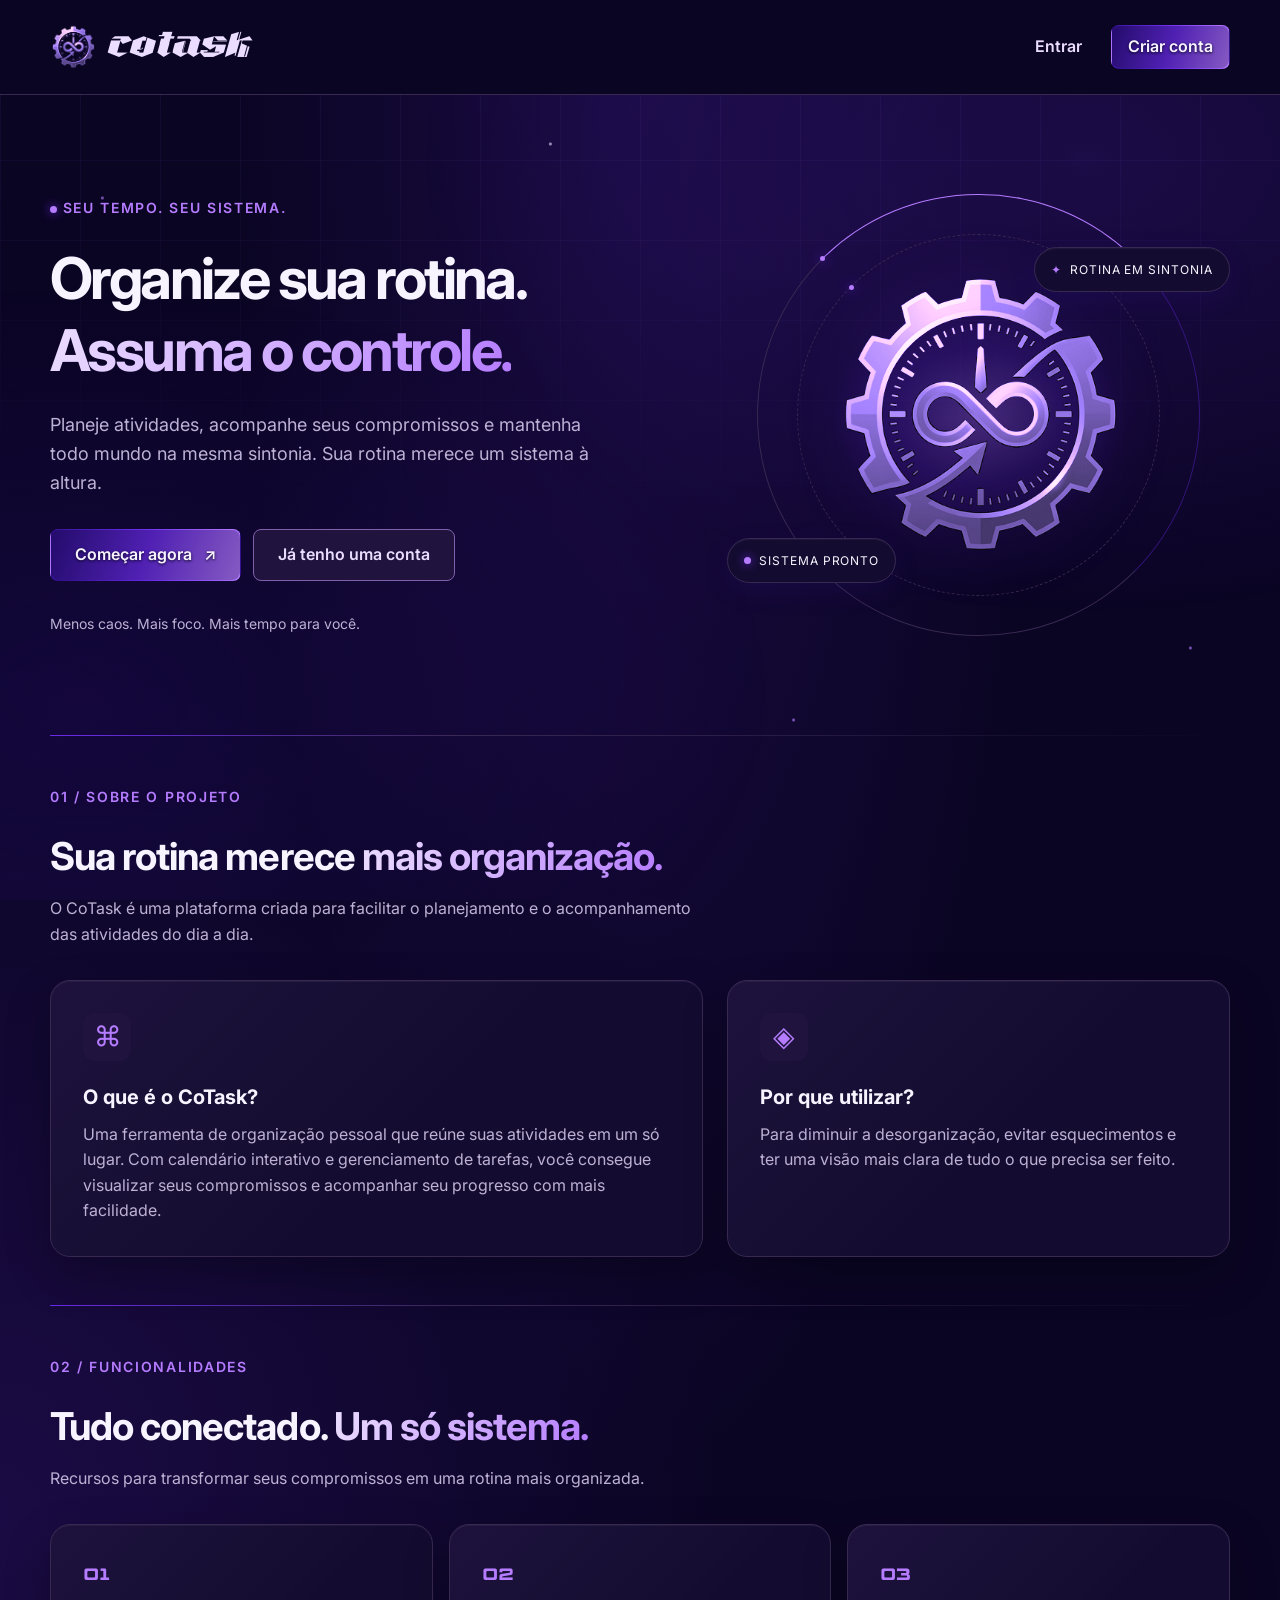
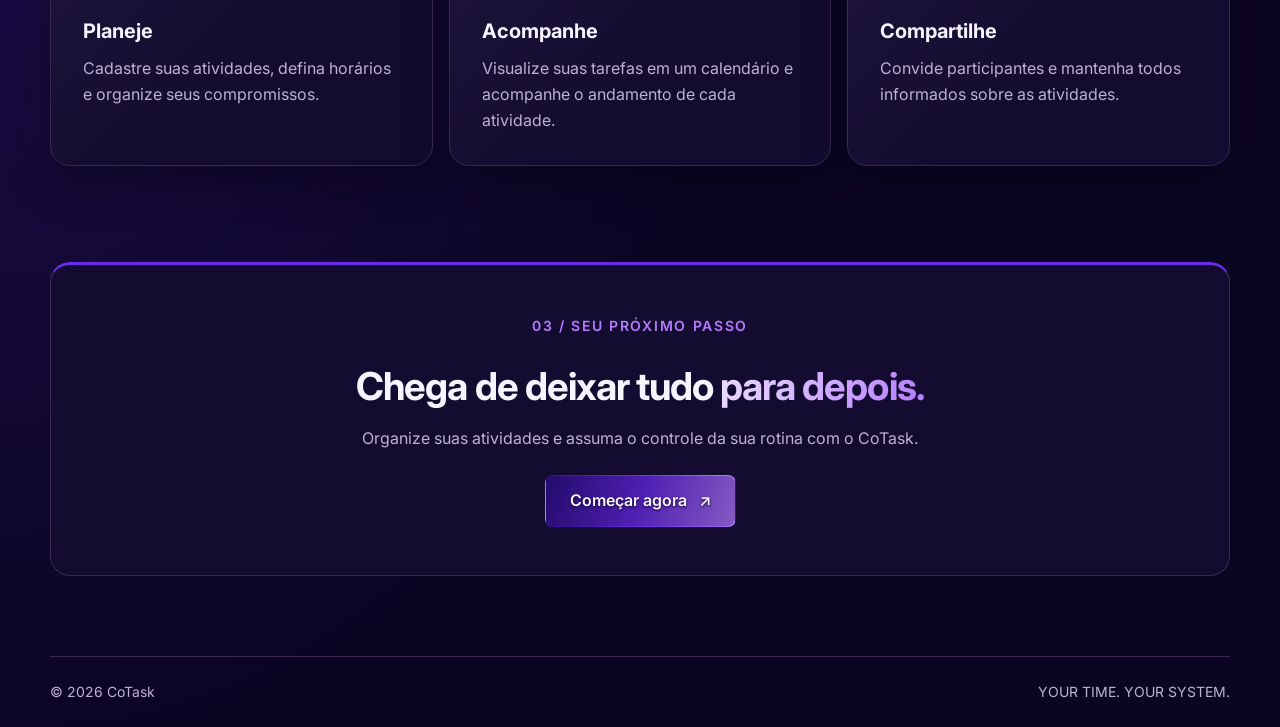
<file: index.html>
<!DOCTYPE html>
<html lang="pt-BR">

<head>
    <meta charset="UTF-8">
    <meta name="viewport" content="width=device-width, initial-scale=1.0">
    <meta name="theme-color" content="#0B0524">

    <title>CoTask - Sua rotina, seu sistema</title>

    <link rel="stylesheet" href="assets/css/style.css">
    <script src="assets/js/ui.js" defer></script>
    <script src="assets/js/passwords.js" defer></script>
    <script src="assets/js/script.js" defer></script>
</head>

<body class="page-home">
    <div class="ambient-scene" aria-hidden="true">
        <span class="ambient-glow"></span>
        <span class="ambient-particles"></span>
    </div>





    
<header class="site-header">
    <a href="index.html" class="brand">
        <img src="assets/imagens/logo-cotask.png" alt="Logo CoTask">
        <span>CoTask</span>
    </a>

    <nav class="main-nav">
        <div id="auth-buttons">
            <button class="button button-ghost" id="open-login" type="button">Entrar</button>
            <button class="button button-primary" id="open-register" type="button">Criar conta</button>
        </div>

        <div class="user-area" id="user-area" hidden>
            <a href="pages/rotinas.html" class="button button-ghost" id="botao-rotinas" data-icon="calendar">
                Minhas rotinas
            </a>

            <button class="button button-ghost" id="logout-button" data-icon="logout" type="button">
                Sair
            </button>
        </div>
    </nav>


</header>

    <section class="boas-vindas" id="boas-vindas" aria-labelledby="user-name" hidden>
        <span class="welcome-mark" aria-hidden="true">✦</span>
        <h2 id="user-name" class="user-name" hidden></h2>
        <p>Organize suas atividades e transforme seus planos em conquistas.</p>
    </section>


    <main>

        <!-- APRESENTAÇÃO -->

        <section class="hero" id="inicio">

            <div class="hero-copy">

                <span class="eyebrow">
                    <span class="status-dot"></span>
                    SEU TEMPO. SEU SISTEMA.
                </span>

                <h1>
                    Organize sua rotina.
                    <br>
                    <span>Assuma o controle.</span>
                </h1>

                <p class="hero-description">
                    Planeje atividades, acompanhe seus compromissos
                    e mantenha todo mundo na mesma sintonia.
                    Sua rotina merece um sistema à altura.
                </p>

                <div class="hero-actions">

                    <button
                        class="button button-primary button-large"
                        id="hero-register"
                        type="button">

                        Começar agora <span>↗</span>

                    </button>

                    <button
                        class="button button-outline button-large"
                        id="hero-login"
                        type="button">

                        Já tenho uma conta

                    </button>

                </div>

                <div class="hero-note">
                    <span class="note-line"></span>
                    Menos caos. Mais foco. Mais tempo para você.
                </div>

            </div>

            <div class="hero-visual">

                <div class="visual-ring ring-outer" aria-hidden="true"></div>
                <div class="visual-ring ring-inner" aria-hidden="true"></div>
                <div class="logo-halo" aria-hidden="true"></div>

                <img
                    class="hero-logo"
                    src="assets/imagens/logo-cotask.png"
                    alt="Símbolo do CoTask">

                <div class="floating-chip chip-top">
                    <span class="chip-icon">✦</span>
                    ROTINA EM SINTONIA
                </div>

                <div class="floating-chip chip-bottom">
                    <span class="chip-dot"></span>
                    SISTEMA PRONTO
                </div>




            </div>

        </section>

        <!-- SOBRE O PROJETO -->

        <section class="about-section">

            <div class="section-heading">

                <span class="section-kicker">01 / SOBRE O PROJETO</span>

                <h2>
                    Sua rotina merece
                    <span>mais organização.</span>
                </h2>

                <p>
                    O CoTask é uma plataforma criada para facilitar
                    o planejamento e o acompanhamento das atividades
                    do dia a dia.
                </p>

            </div>

            <div class="about-content">

                <article class="about-card about-main-card">

                    <span class="card-symbol">⌘</span>

                    <h3>O que é o CoTask?</h3>

                    <p>
                        Uma ferramenta de organização pessoal que reúne
                        suas atividades em um só lugar. Com calendário
                        interativo e gerenciamento de tarefas, você
                        consegue visualizar seus compromissos e acompanhar
                        seu progresso com mais facilidade.
                    </p>

                </article>

                <article class="about-card">

                    <span class="card-symbol pink-symbol">◈</span>

                    <h3>Por que utilizar?</h3>

                    <p>
                        Para diminuir a desorganização, evitar esquecimentos
                        e ter uma visão mais clara de tudo o que precisa
                        ser feito.
                    </p>

                </article>

            </div>

        </section>

        <!-- FUNCIONALIDADES -->

        <section class="feature-section">

            <div class="section-heading">

                <span class="section-kicker">02 / FUNCIONALIDADES</span>

                <h2>
                    Tudo conectado.
                    <span>Um só sistema.</span>
                </h2>

                <p>
                    Recursos para transformar seus compromissos
                    em uma rotina mais organizada.
                </p>

            </div>

            <div class="feature-strip">

                <article class="feature-card">

                    <span class="feature-number">01</span>

                    <div>
                        <h3>Planeje</h3>

                        <p>
                            Cadastre suas atividades, defina horários
                            e organize seus compromissos.
                        </p>
                    </div>

                </article>

                <article class="feature-card">

                    <span class="feature-number pink">02</span>

                    <div>
                        <h3>Acompanhe</h3>

                        <p>
                            Visualize suas tarefas em um calendário
                            e acompanhe o andamento de cada atividade.
                        </p>
                    </div>

                </article>

                <article class="feature-card">

                    <span class="feature-number purple">03</span>

                    <div>
                        <h3>Compartilhe</h3>

                        <p>
                            Convide participantes e mantenha todos
                            informados sobre as atividades.
                        </p>
                    </div>

                </article>

            </div>

        </section>

        <!-- CHAMADA FINAL -->

        <section class="final-section">

            <span class="section-kicker">03 / SEU PRÓXIMO PASSO</span>

            <h2>
                Chega de deixar tudo
                <span>para depois.</span>
            </h2>

            <p>
                Organize suas atividades e assuma o controle
                da sua rotina com o CoTask.
            </p>

            <button
                class="button button-primary button-large"
                id="final-register"
                type="button">

                Começar agora <span>↗</span>

            </button>

        </section>

    </main>

    <footer class="site-footer">
        <span>© 2026 CoTask</span>
        <span>YOUR TIME. YOUR SYSTEM.</span>
    </footer>


    <!-- JANELA DE LOGIN E CADASTRO -->

    <div class="modal-backdrop" id="auth-modal" aria-hidden="true">

        <section
            class="auth-modal"
            role="dialog"
            aria-modal="true"
            aria-labelledby="modal-title">

            <button
                class="modal-close"
                id="close-modal"
                type="button"
                aria-label="Fechar">

                ×

            </button>

            <div class="modal-brand">
            <img src="assets/imagens/logo-cotask.png" alt="Logo CoTask">
            <span>CoTask</span>
            </div>


            <!-- CADASTRO -->

            <div id="register-panel">

                <span class="modal-kicker">NOVO POR AQUI?</span>

                <h2 id="modal-title">
                    Crie sua conta<span>.</span>
                </h2>

                <p class="modal-description">
                    Comece a organizar seu tempo com o CoTask.
                </p>

                <form id="register-form">

                    <label for="register-name">Nome</label>

                    <input
                        id="register-name"
                        name="name"
                        type="text"
                        placeholder="Como podemos te chamar?"
                        autocomplete="name"
                        required>

                    <label for="register-email">E-mail</label>

                    <input
                        id="register-email"
                        name="email"
                        type="email"
                        placeholder="voce@email.com"
                        autocomplete="email"
                        required>

                    <label for="register-password">Senha</label>

                    <div class="password-field">
                        <input
                        id="register-password"
                        name="password"
                        type="password"
                        placeholder="Mínimo de 8 caracteres"
                        minlength="8"
                        autocomplete="new-password"
                        aria-describedby="password-guidance" required>
                        <button class="password-toggle" type="button" data-password-toggle="register-password" data-password-label="senha" aria-controls="register-password" aria-label="Mostrar senha" aria-pressed="false" data-icon="eye"></button>
                    </div>
                    <div id="password-guidance" class="password-guidance">
                        <p id="password-strength" role="status" aria-live="polite">Força estimada: aguardando senha</p>
                        <div class="password-meter" aria-hidden="true"><span></span></div>
                        <p class="password-hint">Estimativa visual, não uma garantia de segurança. Prefira uma senha longa e exclusiva.</p>
                        <ul class="password-requirements">
                            <li data-password-rule="length"><span class="requirement-icon" aria-hidden="true"></span><span class="requirement-state sr-only">Pendente: </span>Pelo menos 8 caracteres</li>
                            <li data-password-rule="upper"><span class="requirement-icon" aria-hidden="true"></span><span class="requirement-state sr-only">Pendente: </span>Pelo menos uma letra maiúscula</li>
                            <li data-password-rule="lower"><span class="requirement-icon" aria-hidden="true"></span><span class="requirement-state sr-only">Pendente: </span>Pelo menos uma letra minúscula</li>
                            <li data-password-rule="number"><span class="requirement-icon" aria-hidden="true"></span><span class="requirement-state sr-only">Pendente: </span>Pelo menos um número</li>
                            <li data-password-rule="special"><span class="requirement-icon" aria-hidden="true"></span><span class="requirement-state sr-only">Pendente: </span>Pelo menos um caractere especial</li>
                        </ul>
                        <p id="password-complete" role="status"></p>
                    </div>

                    <label for="register-confirm-password">
                        Confirmar senha
                    </label>

                    <div class="password-field">
                        <input
                        id="register-confirm-password"
                        name="confirm-password"
                        type="password"
                        placeholder="Digite sua senha novamente"
                        minlength="8"
                        autocomplete="new-password"
                        aria-describedby="password-match" required>
                        <button class="password-toggle" type="button" data-password-toggle="register-confirm-password" data-password-label="confirmação de senha" aria-controls="register-confirm-password" aria-label="Mostrar confirmação de senha" aria-pressed="false" data-icon="eye"></button>
                    </div>
                    <p id="password-match" class="password-match" role="status" aria-live="polite"></p>

                    <button
                        class="button button-primary submit-button"
                        type="submit">

                        Criar conta <span>↗</span>

                    </button>

                    <p
                        class="form-feedback"
                        id="register-feedback"
                        role="status">
                    </p>

                </form>

                <p class="switch-auth">
                    Já tem uma conta?

                    <button
                        type="button"
                        class="text-button"
                        id="show-login">

                        Entrar

                    </button>
                </p>

            </div>


            <!-- LOGIN -->

            <div id="login-panel" hidden>

                <span class="modal-kicker">
                    BEM-VINDO DE VOLTA
                </span>

                <h2 id="login-title">
                    Acesse sua conta<span>.</span>
                </h2>

                <p class="modal-description">
                    Entre para continuar de onde parou.
                </p>

                <form id="login-form">

                    <label for="login-email">E-mail</label>

                    <input
                        id="login-email"
                        name="email"
                        type="email"
                        placeholder="voce@email.com"
                        autocomplete="email"
                        required>

                    <label for="login-password">Senha</label>

                    <div class="password-field">
                        <input
                        id="login-password"
                        name="password"
                        type="password"
                        placeholder="Sua senha"
                        autocomplete="current-password"
                        required>
                        <button class="password-toggle" type="button" data-password-toggle="login-password" data-password-label="senha" aria-controls="login-password" aria-label="Mostrar senha" aria-pressed="false" data-icon="eye"></button>
                    </div>


                    <button
                        class="button button-primary submit-button"
                        type="submit">

                        Entrar <span>↗</span>

                    </button>

                    <p
                        class="form-feedback"
                        id="login-feedback"
                        role="status">
                    </p>

                </form>

                <p class="switch-auth">
                    Ainda não tem conta?

                    <button
                        type="button"
                        class="text-button"
                        id="show-register">

                        Criar conta

                    </button>
                </p>

            </div>

        </section>

    </div>

</body>
</html>
</file>
<file: assets/css/style.css>
@import url('https://fonts.googleapis.com/css2?family=Inter:wght@400;500;600;700;800&display=swap');
@font-face { font-family: 'Cyberthic'; src: url('../fonts/Cyberthic.otf') format('opentype'); font-display: swap; }
@font-face { font-family: 'Cyber Freight'; src: url('../fonts/CYBERFREIGHT-Normal.otf') format('opentype'); font-display: swap; }

/* Tokens compartilhados: identidade, superfícies, ritmo e interação. */
:root {
    color-scheme: dark;
    --color-background: #0B0524;
    --color-deep: #2D0E86;
    --color-primary: #6A2BEA;
    --color-accent: #B57CFF;
    --color-lavender: #EBDDFF;
    --text-primary: #F8F4FF;
    --text-muted: #BDB1D4;
    --surface-card: #140C30;
    --surface-raised: #20143F;
    --surface-input: #0F0826;
    --border-subtle: #382951;
    --border-interactive: #8060AB;
    --color-danger: #FF9BAE;
    --surface-danger: #391529;
    --color-success: #9DE0C0;
    --surface-success: #122F2B;
    --color-warning: #F4CE85;
    --gradient-primary: linear-gradient(110deg, #2D0E86 0%, #6A2BEA 50%, #B57CFF 100%);
    --gradient-text: linear-gradient(110deg, var(--color-lavender), var(--color-accent));
    --glow: rgba(106, 43, 234, .16);
    --ambient-line: rgba(181, 124, 255, .07);
    --surface-sheen: linear-gradient(135deg, rgba(181, 124, 255, .06), transparent 55%);
    --shadow-raised: 0 18px 44px rgba(0, 0, 0, .28), inset 0 1px 0 rgba(235, 221, 255, .05);
    --overlay: rgba(5, 2, 17, .8);
    --shadow-card: 0 16px 48px rgba(0, 0, 0, .22);
    --shadow-focus: 0 0 0 4px rgba(181, 124, 255, .18);
    --space-1: .25rem; --space-2: .5rem; --space-3: .75rem;
    --space-4: 1rem; --space-5: 1.5rem; --space-6: 2rem; --space-7: 3rem; --space-8: 5rem;
    --radius-sm: .5rem; --radius-md: .75rem; --radius-lg: 1.25rem; --radius-pill: 999px;
    --font-body: 'Inter', Arial, sans-serif;
    --font-brand: 'Cyberthic', var(--font-body);
    --font-display: 'Cyber Freight', var(--font-body);
    --text-sm: .875rem; --text-base: 1rem; --text-lg: 1.25rem;
    --text-title: clamp(1.75rem, 3vw, 2.5rem);
    --transition: 160ms ease;
    --motion-orbit: 60s;
    --motion-float: 7s;
    --motion-ambient: 32s;
    --motion-pulse: 6s;
}
* { box-sizing: border-box; }
html { scroll-behavior: smooth; }
body { margin: 0; min-height: 100vh; color: var(--text-primary); background: radial-gradient(ellipse at 50% 0%, var(--glow), transparent 45%), radial-gradient(ellipse at 0% 65%, var(--glow), transparent 40%), var(--color-background); isolation: isolate; font: var(--text-base)/1.6 var(--font-body); }
body::before { content: ''; position: fixed; inset: 0; z-index: -1; pointer-events: none; background-image: linear-gradient(var(--ambient-line) 1px, transparent 1px), linear-gradient(90deg, var(--ambient-line) 1px, transparent 1px); background-size: 80px 80px; mask-image: linear-gradient(to bottom, black, transparent 65%); }
button, input, textarea, select { font: inherit; }
a { color: inherit; text-decoration: none; }
button, .button { min-height: 44px; padding: var(--space-2) var(--space-4); border: 1px solid var(--border-interactive); border-radius: var(--radius-sm); background: var(--surface-raised); color: var(--color-lavender); font-weight: 600; cursor: pointer; transition: background var(--transition), border-color var(--transition), box-shadow var(--transition), transform var(--transition); }
.button { display: inline-flex; align-items: center; justify-content: center; gap: var(--space-3); text-align: center; }
button:hover, .button:hover { background: var(--surface-card); border-color: var(--color-accent); box-shadow: 0 4px 16px var(--glow); }
button:active, .button:active { transform: translateY(1px); }
button:disabled, .button[aria-disabled='true'] { opacity: .5; cursor: not-allowed; transform: none; }
:focus-visible { outline: 2px solid var(--color-lavender); outline-offset: 4px; }
[hidden] { display: none !important; }
::selection { background: var(--color-primary); color: var(--text-primary); }
.button-primary, #botao-adicionar-atividade, #botao-salvar-atividade { background: var(--gradient-primary); border-color: transparent; color: var(--text-primary); text-shadow: 0 1px 3px var(--color-background); position: relative; isolation: isolate; }
/* Escurece só a superfície do gradiente para manter contraste no trecho lilás. */
.button-primary::before, #botao-adicionar-atividade::before, #botao-salvar-atividade::before { content: ''; position: absolute; inset: 0; z-index: -1; border-radius: inherit; background: rgba(11, 5, 36, .28); }
.button-primary:hover, #botao-adicionar-atividade:hover, #botao-salvar-atividade:hover { background: var(--gradient-primary); box-shadow: var(--shadow-focus); border-color: var(--color-accent); }
.button-ghost, .text-button { background: transparent; border-color: transparent; }
.text-button { padding-inline: var(--space-2); color: var(--color-accent); text-decoration: underline; text-underline-offset: 4px; }
.button-large { padding: var(--space-3) var(--space-5); }
input:not([type='checkbox']):not([type='hidden']), textarea, select { width: 100%; min-width: 0; min-height: 48px; padding: var(--space-3); background: var(--surface-input); box-shadow: inset 0 2px 4px rgba(0, 0, 0, .15); color: var(--text-primary); border: 1px solid var(--border-subtle); border-radius: var(--radius-sm); transition: border-color var(--transition), box-shadow var(--transition); }
input::placeholder, textarea::placeholder { color: var(--text-muted); opacity: 1; }
input:focus, textarea:focus, select:focus { outline: 2px solid var(--color-accent); outline-offset: 1px; border-color: var(--color-accent); box-shadow: var(--shadow-focus); }
input:user-invalid, textarea:user-invalid, [aria-invalid='true'] { border-color: var(--color-danger); outline: 2px dashed var(--color-danger); outline-offset: 2px; }
input[type='checkbox'] { accent-color: var(--color-primary); width: 20px; height: 20px; }
textarea { resize: vertical; }
label { font-size: var(--text-sm); font-weight: 600; }
h1, h2, h3, p { margin: 0; }
h1, h2, h3 { line-height: 1.25; overflow-wrap: anywhere; }
p { overflow-wrap: anywhere; }
.site-header, .topo { display: flex; flex-wrap: wrap; align-items: center; justify-content: space-between; gap: var(--space-4); padding: var(--space-5) max(var(--space-4), calc((100% - 1180px) / 2)); border-bottom: 1px solid var(--border-subtle); background: var(--color-background); }
.brand, .logo, .modal-brand { display: inline-flex; align-items: center; gap: var(--space-3); font: 2rem/1 var(--font-brand); letter-spacing: .04em; color: var(--color-lavender); }
.brand img, .logo img, .modal-brand img { width: 46px; height: 46px; object-fit: contain; filter: grayscale(1) sepia(1) hue-rotate(215deg) saturate(3); }
.main-nav, #auth-buttons, .user-area, .usuario { display: flex; align-items: center; flex-wrap: wrap; gap: var(--space-3); }

/* Boas-vindas fora da navbar: centro independente da largura dos controles. */
.boas-vindas { position: relative; width: min(1180px, calc(100% - 32px)); margin-inline: auto; padding: var(--space-6) var(--space-4); text-align: center; }
.boas-vindas::after { content: ''; position: absolute; bottom: 0; left: 15%; right: 15%; height: 1px; background: linear-gradient(90deg, transparent, var(--border-interactive), transparent); opacity: .6; }
.welcome-mark { display: inline-grid; place-items: center; width: 30px; height: 30px; margin-bottom: var(--space-3); color: var(--color-accent); background: var(--glow); border: 1px solid var(--border-subtle); border-radius: var(--radius-sm); }
.boas-vindas h2 { width: fit-content; max-width: min(900px, 100%); margin-inline: auto; font-size: clamp(1.5rem, 3vw, 2.25rem); font-weight: 700; letter-spacing: -.035em; line-height: 1.3; overflow-wrap: anywhere; background: var(--gradient-text); background-clip: text; color: transparent; }
.boas-vindas p { margin: var(--space-2) auto 0; max-width: 600px; color: var(--text-muted); font-size: var(--text-sm); }
.icone { width: 18px; height: 18px; flex: 0 0 18px; vertical-align: middle; }
[data-icon], .nav-active { display: inline-flex; justify-content: center; align-items: center; gap: var(--space-2); }
.nav-active { min-height: 44px; padding: var(--space-2) var(--space-3); border: 1px solid var(--border-subtle); border-radius: var(--radius-sm); background: var(--glow); color: var(--color-lavender); font-size: var(--text-sm); box-shadow: inset 0 -2px var(--color-accent); }
.nav-active:hover { border-color: var(--color-accent); }
main, .site-footer { width: min(1180px, calc(100% - 48px)); margin-inline: auto; }
.hero { display: grid; grid-template-columns: 1.25fr 1fr; align-items: center; gap: var(--space-7); padding-block: var(--space-8); min-height: 640px; }
.eyebrow, .section-kicker, .modal-kicker { display: inline-block; color: var(--color-accent); font-size: var(--text-sm); letter-spacing: .12em; font-weight: 600; margin-bottom: var(--space-5); }
.hero h1 { font-size: clamp(2.5rem, 4.5vw, 3.75rem); letter-spacing: -.045em; }
.hero h1 span, .section-heading h2 span, .final-section h2 span { background: var(--gradient-text); background-clip: text; color: transparent; }
.hero-description { color: var(--text-muted); max-width: 540px; margin-block: var(--space-5) var(--space-6); font-size: 1.125rem; }
.hero-actions { display: flex; flex-wrap: wrap; gap: var(--space-3); }
.hero-note { margin-top: var(--space-6); font-size: var(--text-sm); color: var(--text-muted); }
.hero-visual { position: relative; isolation: isolate; min-height: 400px; display: grid; place-items: center; pointer-events: none; }
.hero-logo { width: 65%; max-width: 290px; filter: grayscale(1) sepia(1) hue-rotate(215deg) saturate(3) drop-shadow(0 0 32px var(--glow)); }
.visual-ring { position: absolute; width: 88%; aspect-ratio: 1; border: 1px solid var(--border-subtle); border-radius: 50%; pointer-events: none; }
.ring-inner { width: 72%; border-style: dashed; }
.logo-halo { position: absolute; inset: 20%; z-index: -1; background: radial-gradient(ellipse, rgba(181, 124, 255, .3), rgba(106, 43, 234, .16) 40%, transparent 70%); border-radius: 50%; pointer-events: none; animation: ultraviolet-pulse var(--motion-pulse) ease-in-out infinite; }
.floating-chip { position: absolute; display: flex; align-items: center; gap: var(--space-2); padding: var(--space-3) var(--space-4); background: var(--surface-card); border: 1px solid var(--border-subtle); border-radius: var(--radius-pill); font-size: .75rem; letter-spacing: .08em; }
.chip-top { top: 8%; right: 0; } .chip-bottom { bottom: 8%; left: 0; }
.chip-icon { color: var(--color-accent); } .chip-dot, .status-dot { display: inline-block; width: 7px; height: 7px; border-radius: 50%; background: var(--color-accent); }
.section-heading { max-width: 660px; margin-bottom: var(--space-6); }
.section-heading h2, .final-section h2 { font-size: var(--text-title); letter-spacing: -.025em; }
.section-heading p, .final-section p { color: var(--text-muted); margin-top: var(--space-4); }
.about-section, .feature-section { padding-block: var(--space-7); border-top: 1px solid var(--border-subtle); }
.about-content { display: grid; grid-template-columns: 1.3fr 1fr; gap: var(--space-5); }
.about-card, .feature-card { padding: var(--space-6); background: var(--surface-sheen), var(--surface-card); border: 1px solid var(--border-subtle); border-radius: var(--radius-lg); box-shadow: var(--shadow-raised); }
.card-symbol { display: inline-grid; place-items: center; width: 48px; height: 48px; margin-bottom: var(--space-5); color: var(--color-accent); background: var(--surface-raised); border-radius: var(--radius-md); font-size: 1.75rem; }
.about-card h3, .feature-card h3 { margin-bottom: var(--space-3); font-size: var(--text-lg); }
.about-card p, .feature-card p { color: var(--text-muted); }
.feature-strip { display: grid; grid-template-columns: repeat(3, minmax(0, 1fr)); gap: var(--space-4); }
.feature-number { display: block; margin-bottom: var(--space-5); font-family: var(--font-display); font-size: 1.5rem; color: var(--color-accent); }
.final-section { margin-block: var(--space-7) var(--space-8); padding: var(--space-7); background: var(--surface-card); border: 1px solid var(--border-subtle); border-top: 3px solid var(--color-primary); border-radius: var(--radius-lg); text-align: center; }
.final-section .button { margin-top: var(--space-5); }
.site-footer { display: flex; justify-content: space-between; flex-wrap: wrap; gap: var(--space-4); padding-block: var(--space-5); border-top: 1px solid var(--border-subtle); font-size: var(--text-sm); color: var(--text-muted); }
/* Um contrato visual para os dois modais. */
.modal-backdrop, .modal-atividade { position: fixed; inset: 0; z-index: 100; display: flex; align-items: center; justify-content: center; padding: var(--space-4); background: var(--overlay); backdrop-filter: blur(8px); }
.modal-backdrop { display: none; } .modal-backdrop.ativo { display: flex; }
.auth-modal, .conteudo-modal { position: relative; width: min(100%, 520px); max-height: calc(100dvh - 32px); overflow-y: auto; overscroll-behavior: contain; padding: var(--space-6); background: var(--surface-card); border: 1px solid var(--border-interactive); border-radius: var(--radius-lg); box-shadow: var(--shadow-raised); background-image: var(--surface-sheen); animation: modal-enter 180ms ease-out; }
.modal-close, .fechar-modal { position: absolute; top: var(--space-3); right: var(--space-3); width: 44px; padding: 0; font-size: 1.5rem; background: transparent; border-color: transparent; }
.modal-brand { margin-bottom: var(--space-6); font-size: 1.5rem; }
.modal-brand img { width: 32px; height: 32px; }
.modal-kicker { margin-bottom: var(--space-3); }
.auth-modal h2, .form-atividade h3 { padding-right: var(--space-6); font-size: 1.75rem; }
.modal-description { color: var(--text-muted); margin-block: var(--space-3) var(--space-5); }
.auth-modal form, .form-atividade { display: flex; flex-direction: column; gap: var(--space-3); }
.auth-modal label:not(:first-child), .form-atividade label { margin-top: var(--space-2); }
.submit-button { margin-top: var(--space-3); }
.form-feedback { color: var(--color-danger); font-size: var(--text-sm); }
.form-feedback.sucesso { color: var(--color-success); }
.form-feedback:empty { display: none; }
.switch-auth { margin-top: var(--space-4); color: var(--text-muted); font-size: var(--text-sm); }
body.modal-open { overflow: hidden; }
.sr-only { position: absolute; width: 1px; height: 1px; padding: 0; margin: -1px; overflow: hidden; clip-path: inset(50%); white-space: nowrap; border: 0; }
.password-field { position: relative; }
.password-field input:not([type='hidden']) { padding-right: 56px; }
.password-field input::-ms-reveal { display: none; }
.password-toggle { position: absolute; right: 3px; top: 3px; width: 44px; height: 44px; padding: 0; display: grid; place-items: center; background: transparent; border-color: transparent; }
.password-toggle[aria-pressed='true'] { color: var(--color-lavender); background: var(--glow); }
.password-toggle:focus-visible { outline-offset: -3px; }
.password-guidance { padding: var(--space-4); border: 1px solid var(--border-subtle); border-radius: var(--radius-sm); background: var(--surface-input); font-size: var(--text-sm); }
.password-hint { color: var(--text-muted); margin-top: var(--space-2); font-size: .75rem; }
.password-meter { height: 5px; margin-top: var(--space-2); border-radius: var(--radius-pill); background: var(--border-subtle); overflow: hidden; }
.password-meter span { display: block; height: 100%; background: var(--color-accent); transform: scaleX(0); transform-origin: left; transition: transform var(--transition), background-color var(--transition); }
.password-meter[data-level='1'] span { transform: scaleX(.333); }
.password-meter[data-level='2'] span { transform: scaleX(.666); background: var(--color-lavender); }
.password-meter[data-level='3'] span { transform: scaleX(1); background: var(--gradient-primary); }
.password-requirements { display: grid; gap: var(--space-2); list-style: none; margin: var(--space-3) 0 0; padding: 0; color: var(--text-muted); }
.password-requirements li { display: flex; align-items: flex-start; gap: var(--space-2); }
.requirement-icon { display: inline-flex; flex: 0 0 18px; margin-top: 2px; }
.password-requirements .is-met, #password-complete, .password-match[data-state='match'] { color: var(--color-lavender); }
#password-complete:not(:empty) { margin-top: var(--space-3); }
.password-match { font-size: var(--text-sm); color: var(--color-lavender); }
.password-match:empty { display: none; }
.password-match[data-state='mismatch'] { border-left: 2px solid var(--color-accent); padding-left: var(--space-2); }
/* Decoração isolada: apenas transform/opacity nas animações contínuas. */
.ambient-scene { position: fixed; inset: 0; overflow: hidden; z-index: -1; pointer-events: none; }
.ambient-glow { position: absolute; inset: -12%; background: radial-gradient(ellipse at 78% 24%, rgba(106, 43, 234, .18), transparent 38%), radial-gradient(ellipse at 15% 72%, rgba(45, 14, 134, .24), transparent 36%); animation: ambient-drift var(--motion-ambient) ease-in-out infinite alternate; }
.ambient-particles { position: absolute; inset: 0; opacity: .6; background: radial-gradient(circle at 8% 22%, #B57CFF 1px, transparent 2px), radial-gradient(circle at 24% 64%, #B57CFF 1px, transparent 2px), radial-gradient(circle at 43% 16%, #EBDDFF 1px, transparent 2px), radial-gradient(circle at 62% 80%, #B57CFF 1px, transparent 2px), radial-gradient(circle at 84% 38%, #EBDDFF 1.5px, transparent 2.5px), radial-gradient(circle at 93% 72%, #B57CFF 1px, transparent 2px); animation: particle-drift 24s ease-in-out infinite alternate; }
.ring-outer { border-top-color: var(--color-accent); border-right-color: rgba(106, 43, 234, .4); animation: orbit-turn var(--motion-orbit) linear infinite; }
.ring-inner { animation: orbit-turn 42s linear infinite reverse; }
.visual-ring::after { content: ''; position: absolute; top: 14%; left: 14%; width: 5px; height: 5px; border-radius: 50%; background: var(--color-accent); box-shadow: 0 0 12px var(--color-primary); }
.floating-chip { animation: chip-float var(--motion-float) ease-in-out infinite; box-shadow: 0 8px 24px rgba(45, 14, 134, .18), inset 0 1px rgba(235, 221, 255, .05); }
.chip-bottom { animation-duration: 9s; animation-delay: -3s; }
.status-dot, .chip-dot { box-shadow: 0 0 10px var(--color-primary); }
.welcome-mark { position: relative; }
.welcome-mark::after { content: ''; position: absolute; inset: -5px; border: 1px solid var(--color-accent); border-radius: inherit; opacity: .15; pointer-events: none; animation: ultraviolet-pulse var(--motion-pulse) ease-in-out infinite; }
.about-card, .feature-card { transition: transform var(--transition), border-color var(--transition), box-shadow var(--transition); }
.nav-active { position: relative; box-shadow: none; transition: border-color var(--transition), box-shadow var(--transition); }
.nav-active::after { content: ''; position: absolute; bottom: 0; left: 14%; right: 14%; height: 2px; background: var(--gradient-primary); transform: scaleX(.8); transition: transform var(--transition); pointer-events: none; }
.nav-active:hover::after, .nav-active:focus-visible::after { transform: scaleX(1); }
.about-section, .feature-section { border-image: linear-gradient(90deg, var(--color-primary), var(--border-subtle) 35%, transparent) 1; }
@media (hover: hover) and (pointer: fine) {
    .about-card:hover, .feature-card:hover { transform: translateY(-3px); border-color: var(--border-interactive); box-shadow: var(--shadow-raised), 0 8px 28px var(--glow); }
}
@keyframes orbit-turn { to { transform: rotate(360deg); } }
@keyframes chip-float { 0%, 100% { transform: translateY(0); } 50% { transform: translateY(-6px); } }
@keyframes ultraviolet-pulse { 0%, 100% { opacity: .45; } 50% { opacity: 1; } }
@keyframes ambient-drift { from { transform: translate(-2%, 0) scale(1); } to { transform: translate(3%, 4%) scale(1.06); } }
@keyframes particle-drift { from { transform: translateY(12px); opacity: .35; } to { transform: translateY(-18px); opacity: .65; } }
@keyframes modal-enter { from { opacity: 0; transform: translateY(8px); } to { opacity: 1; transform: translateY(0); } }
@media (max-width: 900px) { .hero { gap: var(--space-5); } .feature-strip { grid-template-columns: 1fr; } }
@media (max-width: 680px) {
    .ambient-particles { background: radial-gradient(circle at 8% 22%, #B57CFF 1px, transparent 2px), radial-gradient(circle at 84% 38%, #EBDDFF 1px, transparent 2px), radial-gradient(circle at 93% 72%, #B57CFF 1px, transparent 2px); }
    .ambient-glow { animation-duration: 40s; }
    main, .site-footer { width: calc(100% - 32px); }
    .site-header, .topo { padding: var(--space-4); }
    .brand, .logo { font-size: 1.5rem; }
    .hero { grid-template-columns: 1fr; padding-block: var(--space-7); min-height: auto; }
    .hero-visual { min-height: 300px; max-width: 360px; width: 100%; margin: auto; }
    .about-content { grid-template-columns: 1fr; }
    .about-card, .feature-card, .final-section { padding: var(--space-5); }
    .auth-modal, .conteudo-modal { padding: var(--space-5); }
    .usuario { margin-left: auto; gap: var(--space-2); }
    .boas-vindas { padding-block: var(--space-5); }
    .topo .logo { font-size: 1.25rem; }
    .topo .logo img { width: 34px; height: 34px; }
}
@media (prefers-reduced-motion: reduce) {
    *, *::before, *::after { animation: none !important; transition: none !important; scroll-behavior: auto !important; }
}
</file>
